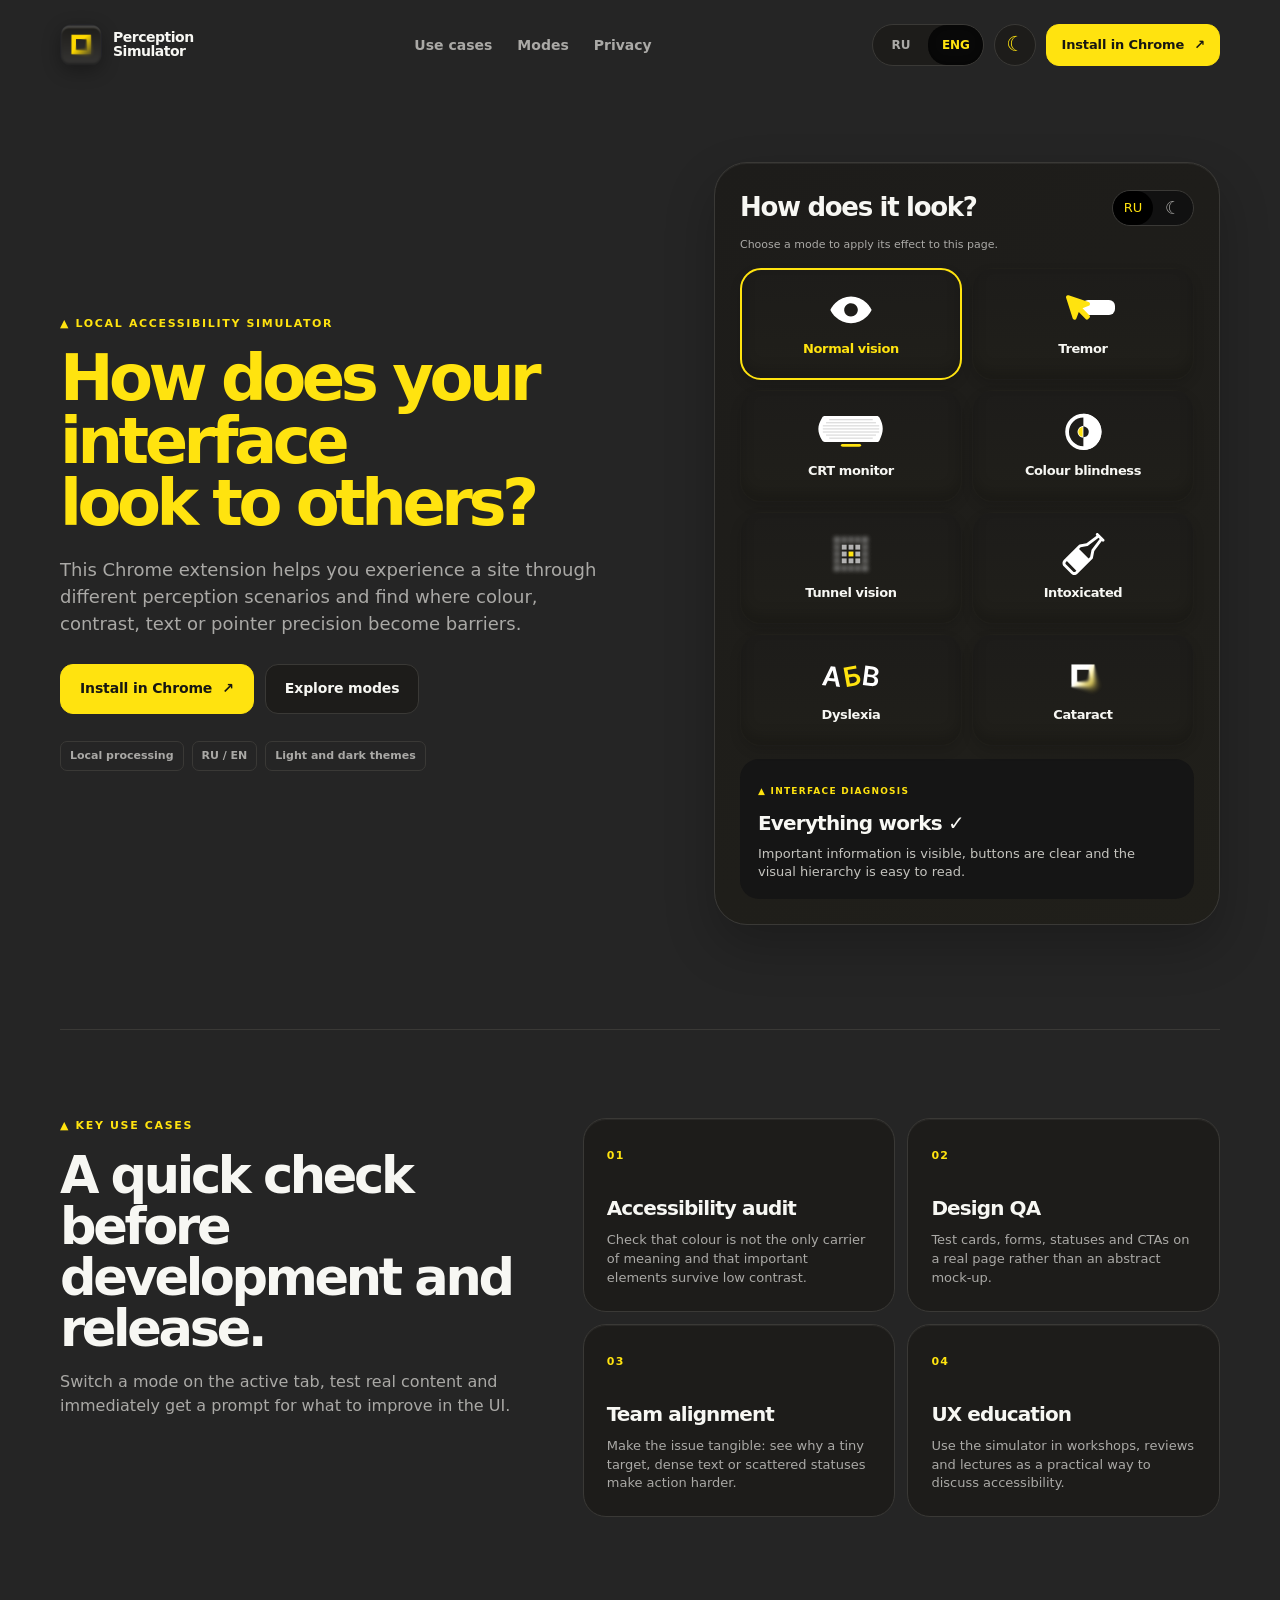
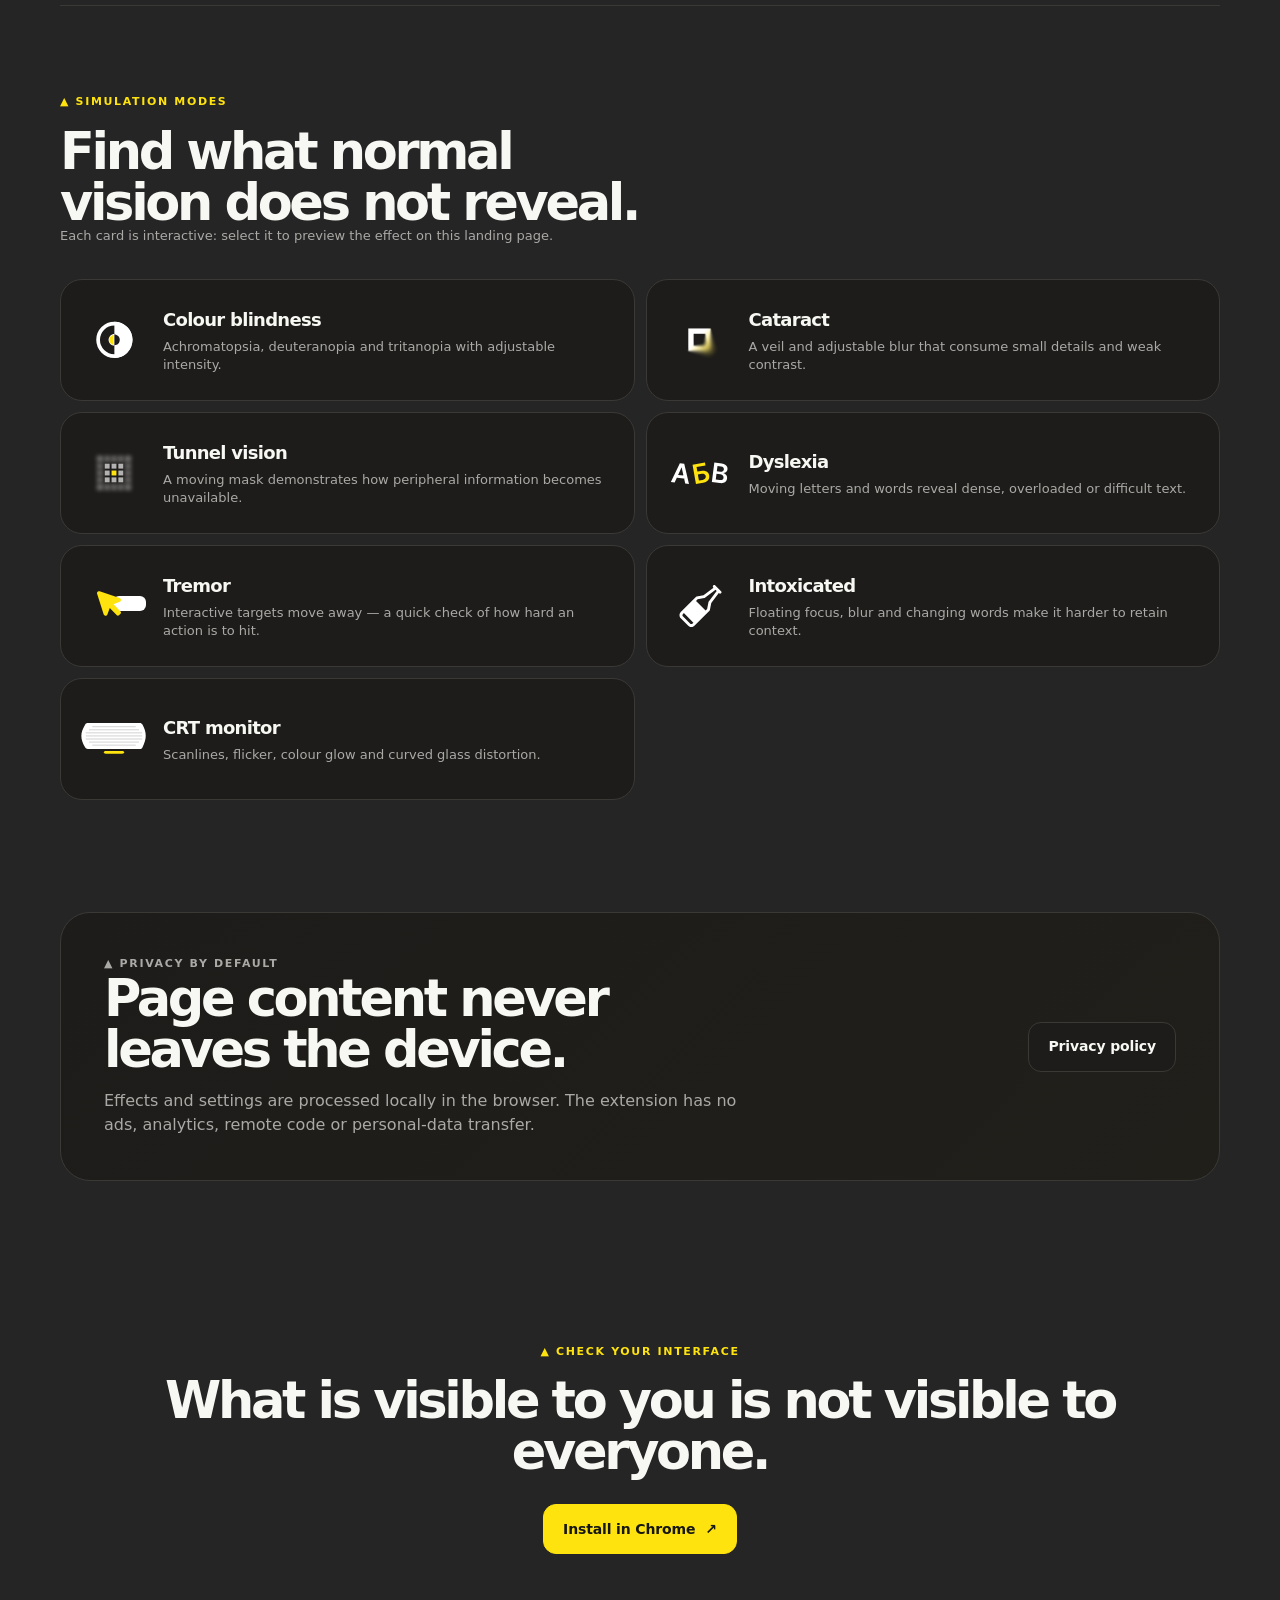
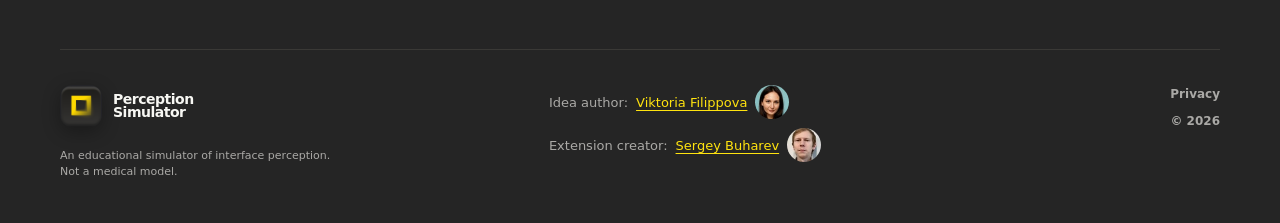
<file: index.html>
<!doctype html>
<html lang="ru">
  <head>
    <meta charset="utf-8">
    <meta name="viewport" content="width=device-width, initial-scale=1">
    <meta name="description" content="Perception Simulator — локальный Chrome-симулятор восприятия для проверки доступности, контраста, текста и интерактивных целей в интерфейсах.">
    <meta name="theme-color" content="#252525">
    <title>Perception Simulator — проверь интерфейс другими глазами</title>
    <link rel="icon" type="image/png" href="assets/logo.png">
    <link rel="apple-touch-icon" href="assets/logo.png">
    <link rel="stylesheet" href="styles.css">
<link rel="icon" type="image/png" sizes="512x512" href="/assets/logo.png">
<link rel="apple-touch-icon" href="/assets/logo.png">
<meta name="theme-color" content="#252525">

<meta name="yandex-verification" content="58c96ced6cbdc28e" />
<meta
  name="description"
  content="Locally test how the active webpage holds up under selected perception simulations."
/>

<link
  rel="canonical"
  href="https://sergeybukharev.github.io/perceptions/"
/>

<!-- Open Graph: превью ссылки в Telegram и других сервисах -->
<meta
  property="og:title"
  content="Perception Simulator — проверка доступности интерфейсов"
/>

<meta
  property="og:description"
  content="Locally test how the active webpage holds up under selected perception simulations."
/>

<meta property="og:type" content="website" />

<meta
  property="og:url"
  content="https://sergeybukharev.github.io/perceptions/"
/>

<meta
  property="og:image"
  content="https://sergeybukharev.github.io/perceptions/1200x630_2.png"
/>

<meta
  property="og:image:secure_url"
  content="https://sergeybukharev.github.io/perceptions/1200x630_2.png"
/>

<meta property="og:image:type" content="image/png" />
<meta property="og:image:width" content="1200" />
<meta property="og:image:height" content="630" />

<meta
  property="og:image:alt"
  content="Perception Simulator browser extension preview"
/>

<meta property="og:site_name" content="Perception Simulator" />
<meta property="og:locale" content="en_US" />

<!-- X / Twitter -->
<meta name="twitter:card" content="summary_large_image" />

<meta
  name="twitter:title"
  content="Perception Simulator — проверка доступности интерфейсов"
/>

<meta
  name="twitter:description"
  content="Locally test how the active webpage holds up under selected perception simulations."
/>

<meta
  name="twitter:image"
  content="https://sergeybukharev.github.io/perceptions/1200x630_2.png"
/>

<meta
  name="twitter:image:alt"
  content="Perception Simulator browser extension preview"
/>


    
  </head>
  <body data-theme="dark">
    <div class="site-content" data-site-mode="normal">
      <header class="header shell">
        <a class="brand" href="./" data-i18n-aria-label="brandAria">
          <img src="assets/logo.png" width="42" height="42" alt="">
          <span>Perception<br>Simulator</span>
        </a>
        <nav class="nav" data-i18n-aria-label="navAria">
          <a href="#use-cases" data-i18n="navCases">Сценарии</a>
          <a href="#modes" data-i18n="navModes">Режимы</a>
          <a href="privacy.html" data-i18n="navPrivacy">Privacy</a>
        </nav>
        <div class="header-actions">
          <div class="language-toggle" role="group" data-i18n-aria-label="languageAria">
            <button type="button" data-language-choice="ru" aria-pressed="true">RU</button>
            <button type="button" data-language-choice="en" aria-pressed="false">ENG</button>
          </div>
          <button id="theme-toggle" class="theme-toggle" type="button" data-i18n-aria-label="themeAria" data-i18n-title="themeAria" title="Переключить тему">☾</button>
          <a class="button button--compact" target="_blank" href="https://chromewebstore.google.com/detail/симулятор-восприятия/dklicickmhdpbjmcmofjhabckcbckejk"><span data-i18n="install">Установить в Chrome</span> <span aria-hidden="true">↗</span></a>
        </div>
      </header>

      <main>
        <section class="hero shell">
          <div class="hero-copy">
            <p class="eyebrow" data-i18n="heroEyebrow">▲ ЛОКАЛЬНЫЙ СИМУЛЯТОР ДОСТУПНОСТИ</p>
            <h1><span data-i18n="heroTitleFirst">Как ваш интерфейс</span><br><span data-i18n="heroTitleAccent">видится другим?</span></h1>
            <p class="lead" data-i18n="heroLead">Расширение для Chrome помогает увидеть сайт через разные сценарии восприятия — и найти места, где цвет, контраст, текст или точность курсора становятся барьером.</p>
            <div class="hero-actions">
              <a class="button" target="_blank" href="https://chromewebstore.google.com/detail/симулятор-восприятия/dklicickmhdpbjmcmofjhabckcbckejk"><span data-i18n="install">Установить в Chrome</span> <span aria-hidden="true">↗</span></a>
              <a class="button button--ghost" href="#modes" data-i18n="viewModes">Посмотреть режимы</a>
            </div>
            <ul class="facts" data-i18n-aria-label="factsAria">
              <li data-i18n="factLocal">Локальная обработка</li>
              <li>RU / EN</li>
              <li data-i18n="factThemes">Светлая и тёмная темы</li>
            </ul>
          </div>

          <section class="popup-preview" data-i18n-aria-label="previewAria">
            <div class="preview-top">
              <p data-i18n="previewTitle">Как это видится?</p>
              <div><span>RU</span><b>☾</b></div>
            </div>
            <p class="preview-note" data-i18n="previewNote">Нажмите на режим — эффект применится к этой странице.</p>
            <div class="preview-grid">
              <button class="preview-mode is-active" type="button" data-filter-control data-mode="normal" aria-pressed="true"><img src="assets/mode-icons/normal.svg" width="66" height="42" alt=""><b data-i18n="modeNormal">Обычное зрение</b></button>
              <button class="preview-mode" type="button" data-filter-control data-mode="tremor" aria-pressed="false"><img src="assets/mode-icons/tremor.svg" width="66" height="42" alt=""><b data-i18n="modeTremor">Тремор</b></button>
              <button class="preview-mode" type="button" data-filter-control data-mode="crt" aria-pressed="false"><img src="assets/mode-icons/crt.svg" width="66" height="42" alt=""><b data-i18n="modeCrt">CRT монитор</b></button>
              <button class="preview-mode" type="button" data-filter-control data-mode="colorblind" aria-pressed="false"><img src="assets/mode-icons/colorblind.svg" width="66" height="42" alt=""><b data-i18n="modeColorblind">Дальтонизм</b></button>
              <button class="preview-mode" type="button" data-filter-control data-mode="tunnel" aria-pressed="false"><img src="assets/mode-icons/tunnel.svg" width="66" height="42" alt=""><b data-i18n="modeTunnel">Туннельное зрение</b></button>
              <button class="preview-mode" type="button" data-filter-control data-mode="drunk" aria-pressed="false"><img src="assets/mode-icons/drunk.svg" width="66" height="42" alt=""><b data-i18n="modeDrunk">Выпивший</b></button>
              <button class="preview-mode" type="button" data-filter-control data-mode="dyslexia" aria-pressed="false"><img src="assets/mode-icons/dyslexia.svg" width="66" height="42" alt=""><b data-i18n="modeDyslexia">Дислексия</b></button>
              <button class="preview-mode" type="button" data-filter-control data-mode="cataract" aria-pressed="false"><img src="assets/mode-icons/cataract.png" width="66" height="42" alt=""><b data-i18n="modeCataract">Катаракта</b></button>
            </div>
            <article class="preview-diagnosis">
              <small data-i18n="diagnosisEyebrow">▲ ДИАГНОЗ ИНТЕРФЕЙСА</small>
              <h2 data-site-diagnosis-title>Всё работает <span>✓</span></h2>
              <p data-site-diagnosis-copy>Важная информация заметна, кнопки понятны, визуальная иерархия читается.</p>
            </article>
          </section>
        </section>

        <section id="use-cases" class="shell section">
          <div class="section-copy">
            <p class="eyebrow" data-i18n="casesEyebrow">▲ ОСНОВНЫЕ СЦЕНАРИИ</p>
            <h2 data-i18n="casesTitle">Быстрая проверка до разработки и релиза.</h2>
            <p data-i18n="casesLead">Переключите режим на открытой вкладке, проверьте реальный контент и сразу получите подсказку, что улучшить в UI.</p>
          </div>
          <div class="use-case-grid">
            <article><span>01</span><h3 data-i18n="case1Title">Аудит доступности</h3><p data-i18n="case1Copy">Проверьте, не несёт ли цвет единственный смысл и не теряются ли важные элементы при слабом контрасте.</p></article>
            <article><span>02</span><h3 data-i18n="case2Title">Дизайн QA</h3><p data-i18n="case2Copy">Тестируйте карточки, формы, статусы и CTA на настоящей странице, а не на абстрактном макете.</p></article>
            <article><span>03</span><h3 data-i18n="case3Title">Обсуждение с командой</h3><p data-i18n="case3Copy">Покажите проблему наглядно: почему мелкая цель, длинный текст или разбросанные статусы мешают действию.</p></article>
            <article><span>04</span><h3 data-i18n="case4Title">Обучение UX</h3><p data-i18n="case4Copy">Используйте симулятор на воркшопах, ревью и лекциях как практический инструмент разговора о доступности.</p></article>
          </div>
        </section>

        <section id="modes" class="shell section modes-section">
          <div class="section-copy section-copy--wide">
            <p class="eyebrow" data-i18n="modesEyebrow">▲ РЕЖИМЫ СИМУЛЯЦИИ</p>
            <h2 data-i18n="modesTitle">Найди то, что не видно при обычном зрении.</h2>
            <p class="mode-list-note" data-i18n="modeListNote">Каждая карточка интерактивна: нажмите, чтобы посмотреть эффект прямо на лендинге.</p>
          </div>
          <div class="mode-list">
            <article role="button" tabindex="0" data-filter-control data-mode="colorblind" aria-pressed="false"><img src="assets/mode-icons/colorblind.svg" width="66" height="42" alt=""><div><h3 data-i18n="modeColorblind">Дальтонизм</h3><p data-i18n="modeColorblindCopy">Ахроматопсия, дейтеранопия и тританопия с регулировкой силы эффекта.</p></div></article>
            <article role="button" tabindex="0" data-filter-control data-mode="cataract" aria-pressed="false"><img src="assets/mode-icons/cataract.png" width="66" height="42" alt=""><div><h3 data-i18n="modeCataract">Катаракта</h3><p data-i18n="modeCataractCopy">Пелена и настраиваемое размытие, которое съедает мелкие детали и слабый контраст.</p></div></article>
            <article role="button" tabindex="0" data-filter-control data-mode="tunnel" aria-pressed="false"><img src="assets/mode-icons/tunnel.svg" width="66" height="42" alt=""><div><h3 data-i18n="modeTunnel">Туннельное зрение</h3><p data-i18n="modeTunnelCopy">Подвижная маска показывает, как периферия перестаёт быть доступной.</p></div></article>
            <article role="button" tabindex="0" data-filter-control data-mode="dyslexia" aria-pressed="false"><img src="assets/mode-icons/dyslexia.svg" width="66" height="42" alt=""><div><h3 data-i18n="modeDyslexia">Дислексия</h3><p data-i18n="modeDyslexiaCopy">Движение букв и слов помогает заметить перегруженный, плотный или сложный текст.</p></div></article>
            <article role="button" tabindex="0" data-filter-control data-mode="tremor" aria-pressed="false"><img src="assets/mode-icons/tremor.svg" width="66" height="42" alt=""><div><h3 data-i18n="modeTremor">Тремор</h3><p data-i18n="modeTremorCopy">Интерактивные цели уклоняются — проверка попадания в действие.</p></div></article>
            <article role="button" tabindex="0" data-filter-control data-mode="drunk" aria-pressed="false"><img src="assets/mode-icons/drunk.svg" width="66" height="42" alt=""><div><h3 data-i18n="modeDrunk">Выпивший</h3><p data-i18n="modeDrunkCopy">Плавающий фокус, размытие и смена слов усложняют удержание контекста.</p></div></article>
            <article role="button" tabindex="0" data-filter-control data-mode="crt" aria-pressed="false"><img src="assets/mode-icons/crt.svg" width="66" height="42" alt=""><div><h3 data-i18n="modeCrt">CRT монитор</h3><p data-i18n="modeCrtCopy">Сканлайны, мерцание, цветовое свечение и искривление стеклянной поверхности.</p></div></article>
          </div>
        </section>

        <section class="privacy-card shell">
          <div>
            <p class="eyebrow">▲ PRIVACY BY DEFAULT</p>
            <h2 data-i18n="privacyTitle">Контент страницы не уходит с устройства.</h2>
            <p data-i18n="privacyCopy">Эффекты и настройки обрабатываются локально в браузере. Расширение не использует рекламу, аналитику, удалённый код или передачу персональных данных.</p>
          </div>
          <a class="button button--ghost" href="privacy.html" data-i18n="privacyLink">Политика конфиденциальности</a>
        </section>

        <section class="final shell">
          <p class="eyebrow" data-i18n="finalEyebrow">▲ ПРОВЕРЬТЕ СВОЙ ИНТЕРФЕЙС</p>
          <h2 data-i18n="finalTitle">То, что видно вам, видно не всем.</h2>
          <a class="button" target="_blank" href="https://chromewebstore.google.com/detail/симулятор-восприятия/dklicickmhdpbjmcmofjhabckcbckejk"><span data-i18n="install">Установить в Chrome</span> <span aria-hidden="true">↗</span></a>
        </section>
      </main>

      <footer class="footer shell">
        <div class="footer-brand">
          <a class="brand" href="./"><img src="assets/logo.png" width="42" height="42" alt=""><span>Perception<br>Simulator</span></a>
          <p data-i18n="footerCopy">Учебный симулятор интерфейсного восприятия. Не является медицинской моделью.</p>
        </div>
        <div class="authors" data-i18n-aria-label="authorsAria">
          <p><span data-i18n="ideaAuthor">Автор идеи:</span> <a href="https://t.me/Kikodoc" target="_blank" rel="noopener noreferrer">Viktoria Filippova</a><img src="assets/author-viktoria.jpg" alt="Viktoria Filippova"></p>
          <p><span data-i18n="extensionAuthor">Создатель расширения:</span> <a href="https://t.me/ultraproduct" target="_blank" rel="noopener noreferrer">Sergey Buharev</a><img src="assets/author-sergey.jpg" alt="Sergey Buharev"></p>
        </div>
        <div class="footer-links"><a href="privacy.html" data-i18n="navPrivacy">Privacy</a><span>© 2026</span></div>
      </footer>
    </div>
    <div id="site-effect-overlay" aria-hidden="true"></div>
    <button id="site-filter-reset" class="site-filter-reset" type="button" hidden data-i18n="disableFilter">Выключить фильтр</button>
    <script src="site.js"></script>
  </body>
</html>
</file>
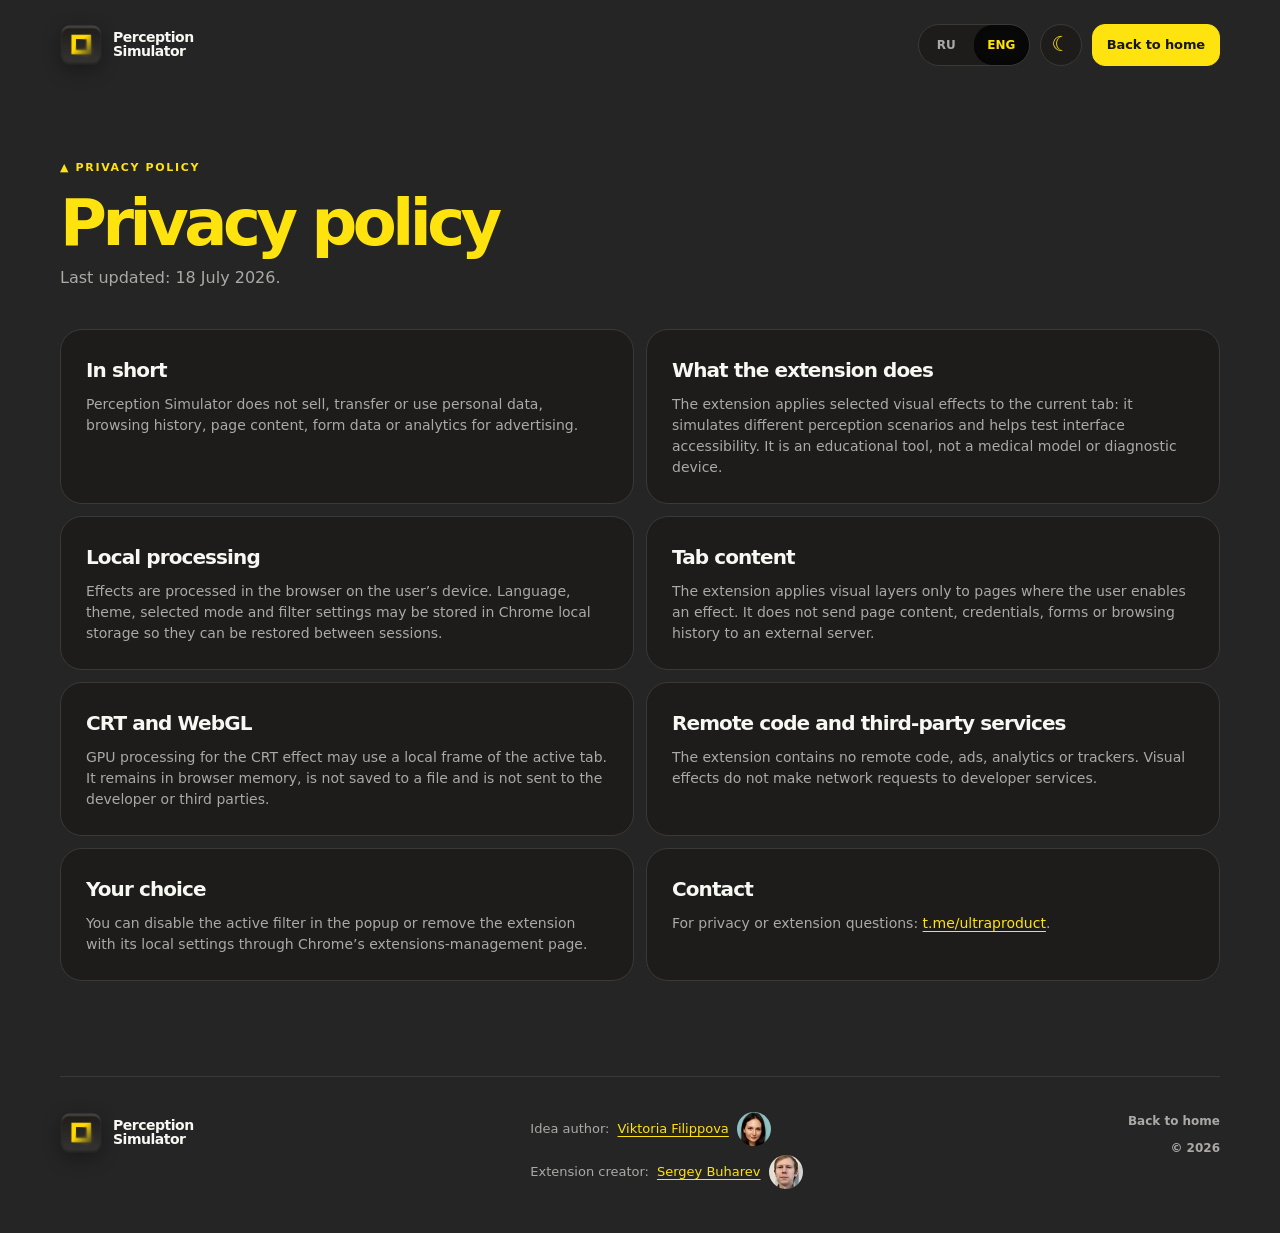
<file: privacy.html>
<!doctype html>
<html lang="ru">
  <head>
    <meta charset="utf-8">
    <meta name="viewport" content="width=device-width, initial-scale=1">
    <meta name="description" content="Политика конфиденциальности Perception Simulator.">
    <meta name="theme-color" content="#252525">
    <title>Политика конфиденциальности — Perception Simulator</title>
    <link rel="icon" type="image/png" href="assets/logo.png">
    <link rel="stylesheet" href="styles.css">
  </head>
  <body data-theme="dark" data-page="privacy">
    <header class="header shell">
      <a class="brand" href="./" data-i18n-aria-label="brandAria"><img src="assets/logo.png" width="42" height="42" alt=""><span>Perception<br>Simulator</span></a>
      <div class="header-actions">
        <div class="language-toggle" role="group" data-i18n-aria-label="languageAria">
          <button type="button" data-language-choice="ru" aria-pressed="true">RU</button>
          <button type="button" data-language-choice="en" aria-pressed="false">ENG</button>
        </div>
        <button id="theme-toggle" class="theme-toggle" type="button" data-i18n-aria-label="themeAria" data-i18n-title="themeAria" title="Переключить тему">☾</button>
        <a class="button button--compact" href="./" data-i18n="home">На главную</a>
      </div>
    </header>
    <main class="shell privacy-page">
      <p class="eyebrow">▲ PRIVACY POLICY</p>
      <h1><span data-i18n="privacyLink">Политика конфиденциальности</span></h1>
      <p class="privacy-lead" data-i18n="privacyUpdate">Последнее обновление: 18 июля 2026 года.</p>
      <div class="policy-grid">
        <section><h2 data-i18n="privacyShortTitle">Коротко</h2><p data-i18n="privacyShortCopy">Perception Simulator не продаёт, не передаёт и не использует для рекламы персональные данные, историю просмотров, содержимое страниц, данные форм или аналитику.</p></section>
        <section><h2 data-i18n="privacyDoesTitle">Что делает расширение</h2><p data-i18n="privacyDoesCopy">Расширение накладывает выбранные визуальные эффекты на текущую вкладку: симулирует разные сценарии восприятия и помогает проверять доступность интерфейсов. Это учебный инструмент, а не медицинская модель и не средство диагностики.</p></section>
        <section><h2 data-i18n="privacyLocalTitle">Локальная обработка</h2><p data-i18n="privacyLocalCopy">Обработка эффектов происходит в браузере на устройстве пользователя. Настройки — язык, тема, выбранный режим и параметры фильтров — могут храниться в локальном хранилище Chrome, чтобы восстанавливаться между запусками.</p></section>
        <section><h2 data-i18n="privacyTabsTitle">Содержимое вкладок</h2><p data-i18n="privacyTabsCopy">Расширение применяет визуальные слои к страницам, на которых пользователь включает эффект. Оно не отправляет содержимое страниц, учётные данные, формы или историю просмотров на внешний сервер.</p></section>
        <section><h2 data-i18n="privacyCrtTitle">CRT и WebGL</h2><p data-i18n="privacyCrtCopy">Для GPU-обработки CRT-эффекта может использоваться локальный кадр активной вкладки. Он остаётся в памяти браузера, не сохраняется в файл и не передаётся разработчику или третьим лицам.</p></section>
        <section><h2 data-i18n="privacyRemoteTitle">Удалённый код и сторонние сервисы</h2><p data-i18n="privacyRemoteCopy">В расширении нет удалённого кода, рекламы, аналитики или трекеров. Для работы визуальных эффектов не выполняются сетевые запросы к сервисам разработчика.</p></section>
        <section><h2 data-i18n="privacyChoiceTitle">Ваш выбор</h2><p data-i18n="privacyChoiceCopy">Вы можете отключить активный фильтр в popup или удалить расширение вместе с его локальными настройками через страницу управления расширениями Chrome.</p></section>
        <section><h2 data-i18n="privacyContactTitle">Контакт</h2><p><span data-i18n="privacyContactPrefix">По вопросам приватности и работы расширения:</span> <a href="https://t.me/ultraproduct" target="_blank" rel="noopener noreferrer">t.me/ultraproduct</a>.</p></section>
      </div>
    </main>
    <footer class="footer shell">
      <div class="footer-brand"><a class="brand" href="./"><img src="assets/logo.png" width="42" height="42" alt=""><span>Perception<br>Simulator</span></a></div>
      <div class="authors" data-i18n-aria-label="authorsAria"><p><span data-i18n="ideaAuthor">Автор идеи:</span> <a href="https://t.me/Kikodoc" target="_blank" rel="noopener noreferrer">Viktoria Filippova</a><img src="assets/author-viktoria.jpg" alt="Viktoria Filippova"></p><p><span data-i18n="extensionAuthor">Создатель расширения:</span> <a href="https://t.me/ultraproduct" target="_blank" rel="noopener noreferrer">Sergey Buharev</a><img src="assets/author-sergey.jpg" alt="Sergey Buharev"></p></div>
      <div class="footer-links"><a href="./" data-i18n="home">На главную</a><span>© 2026</span></div>
    </footer>
    <script src="site.js"></script>
  </body>
</html>
</file>
<file: styles.css>
:root {
  color-scheme: dark;
  --bg: #252525;
  --surface: #1d1c1a;
  --surface-soft: #201f1a;
  --text: #f7f7f3;
  --muted: #aaa9a6;
  --accent: #ffe30f;
  --accent-ink: #171712;
  --line: #3a3936;
  --subtle: rgba(255,255,255,.055);
}

* { box-sizing: border-box; }
html { scroll-behavior: smooth; }
body {
  min-width: 320px; margin: 0; background: var(--bg); color: var(--text);
  font: 16px/1.5 Inter, ui-sans-serif, system-ui, -apple-system, BlinkMacSystemFont, "Segoe UI", sans-serif;
}
body[data-theme="light"] {
  color-scheme: light;
  --bg: #f1f0ed; --surface: #fff; --surface-soft: #f9f8f5; --text: #222; --muted: #666561;
  --accent: #333; --accent-ink: #fff; --line: #d7d5d0; --subtle: rgba(0,0,0,.04);
}
a { color: inherit; text-decoration: none; }
button { font: inherit; }
.shell { width: min(1160px, calc(100% - 48px)); margin-inline: auto; }
.header { min-height: 90px; display: flex; align-items: center; justify-content: space-between; gap: 22px; }
.brand { display: inline-flex; align-items: center; gap: 11px; color: var(--text); font-size: 14px; font-weight: 850; line-height: .98; letter-spacing: -.035em; }
.brand img { width: 42px; height: 42px; border-radius: 12px; box-shadow: 0 5px 18px rgba(0,0,0,.3); }
.nav { display: flex; align-items: center; gap: 25px; color: var(--muted); font-size: 14px; font-weight: 700; }
.nav a:hover, .footer a:hover { color: var(--accent); }
.header-actions { display: flex; align-items: center; gap: 10px; }
.language-toggle {
  display: grid; grid-template-columns: 1fr 1fr; width: 112px; height: 42px; overflow: hidden;
  border: 1px solid var(--line); border-radius: 21px; background: var(--surface);
}
.language-toggle button {
  border: 0; border-radius: 19px; background: transparent; color: var(--muted); font: inherit; font-size: 12px;
  font-weight: 850; cursor: pointer; transition: color .2s ease, background .2s ease, box-shadow .2s ease;
}
.language-toggle button.is-selected { background: #080808; color: var(--accent); box-shadow: inset 0 -2px 6px rgba(0,0,0,.35); }
body[data-theme="light"] .language-toggle button.is-selected { background: #fff; box-shadow: 0 1px 4px rgba(0,0,0,.1); }
.theme-toggle {
  display: grid; width: 42px; height: 42px; place-items: center; padding: 0; border: 1px solid var(--line); border-radius: 50%;
  background: var(--surface); color: var(--accent); font-size: 21px; cursor: pointer;
}
.button {
  display: inline-flex; min-height: 50px; align-items: center; justify-content: center; gap: 10px; padding: 0 19px;
  border: 1px solid var(--accent); border-radius: 13px; background: var(--accent); color: var(--accent-ink);
  font-size: 14px; font-weight: 850; letter-spacing: -.01em; transition: transform .2s ease, box-shadow .2s ease;
}
.button:hover { transform: translateY(-2px); box-shadow: 0 10px 22px rgba(0,0,0,.17); }
.button--compact { min-height: 42px; padding-inline: 14px; font-size: 13px; }
.button--ghost { border-color: var(--line); background: var(--surface); color: var(--text); }
.hero { display: grid; grid-template-columns: minmax(0, .92fr) minmax(450px, .8fr); gap: 72px; align-items: center; padding: 72px 0 104px; }
.eyebrow { margin: 0 0 15px; color: var(--accent); font-size: 11px; font-weight: 900; letter-spacing: .15em; }
h1, h2, h3, p { margin-top: 0; }
h1 { max-width: 650px; margin-bottom: 22px; font-size: clamp(42px, 5vw, 69px); line-height: .97; letter-spacing: -.07em; }
h1 span, .privacy-page h1 span { color: var(--accent); }
.lead { max-width: 560px; margin-bottom: 27px; color: var(--muted); font-size: 18px; line-height: 1.5; }
.hero-actions { display: flex; flex-wrap: wrap; gap: 11px; }
.facts { display: flex; flex-wrap: wrap; gap: 8px; margin: 27px 0 0; padding: 0; list-style: none; }
.facts li { padding: 6px 9px; border: 1px solid var(--line); border-radius: 7px; color: var(--muted); font-size: 11px; font-weight: 750; }
.popup-preview { padding: 25px; border: 1px solid var(--line); border-radius: 33px; background: linear-gradient(145deg, var(--surface) 0%, var(--surface-soft) 100%); box-shadow: 0 22px 50px rgba(0,0,0,.23), inset 0 1px 0 rgba(255,255,255,.06); }
.preview-top { display: flex; align-items: center; justify-content: space-between; gap: 14px; margin-bottom: 19px; }
.preview-top p { margin: 0; font-size: 26px; font-weight: 860; letter-spacing: -.05em; }
.preview-top div { display: flex; overflow: hidden; border: 1px solid var(--line); border-radius: 19px; background: #111; }
.preview-top span, .preview-top b { display: grid; min-width: 40px; height: 34px; place-items: center; font-size: 13px; }
.preview-top span { background: #000; color: var(--accent); border-radius: 17px; }
.preview-top b { color: var(--muted); font-size: 18px; }
.preview-grid { display: grid; grid-template-columns: 1fr 1fr; gap: 10px; }
.preview-note { margin: -8px 0 15px; color: var(--muted); font-size: 11px; line-height: 1.35; }
.preview-mode { display: grid; min-height: 112px; place-items: center; align-content: center; gap: 8px; padding: 10px; border: 1px solid transparent; border-radius: 21px; background: linear-gradient(180deg, var(--surface) 0%, var(--surface-soft) 100%); color: var(--text); box-shadow: 0 5px 12px rgba(0,0,0,.12), inset 0 -8px 13px rgba(0,0,0,.18); font: inherit; text-align: center; cursor: pointer; transition: transform .2s ease, border-color .2s ease, color .2s ease, box-shadow .2s ease; }
.preview-mode img { width: 66px; height: 42px; object-fit: contain; }
.preview-mode b { font-size: 13px; letter-spacing: -.03em; }
.preview-mode.is-active { border: 2px solid var(--accent); color: var(--accent); }
.preview-mode:hover, .preview-mode:focus-visible { transform: translateY(-2px); outline: none; border-color: var(--accent); }
body[data-theme="light"] .preview-mode img { filter: brightness(0); }
body[data-theme="light"] .preview-mode.is-active img { filter: none; }
.preview-diagnosis { margin-top: 13px; padding: 18px; border-radius: 19px; background: #151515; color: #f8f8f4; }
.preview-diagnosis small { color: #ffe30f; font-size: 9px; font-weight: 900; letter-spacing: .14em; }
.preview-diagnosis h2 { margin: 7px 0; font-size: 20px; letter-spacing: -.04em; }
.preview-diagnosis h2 span { color: #ffe30f; }
.preview-diagnosis p { margin: 0; color: #c5c4bf; font-size: 13px; line-height: 1.4; }
.section { display: grid; grid-template-columns: minmax(260px, .72fr) minmax(0, 1fr); gap: 64px; padding: 88px 0; border-top: 1px solid var(--line); }
.section-copy h2, .privacy-card h2, .final h2 { margin-bottom: 16px; font-size: clamp(34px, 4vw, 51px); line-height: 1; letter-spacing: -.065em; }
.section-copy > p:last-child, .privacy-card p { color: var(--muted); }
.use-case-grid { display: grid; grid-template-columns: 1fr 1fr; gap: 12px; }
.use-case-grid article { min-height: 193px; padding: 23px; border: 1px solid var(--line); border-radius: 23px; background: var(--surface); box-shadow: inset 0 1px 0 rgba(255,255,255,.05); }
.use-case-grid span { color: var(--accent); font-size: 11px; font-weight: 900; letter-spacing: .12em; }
.use-case-grid h3 { margin: 27px 0 8px; font-size: 20px; letter-spacing: -.045em; }
.use-case-grid p { margin: 0; color: var(--muted); font-size: 13px; line-height: 1.45; }
.modes-section { display: block; }
.section-copy--wide { max-width: 600px; margin-bottom: 34px; }
.mode-list { display: grid; grid-template-columns: 1fr 1fr; gap: 11px; }
.mode-list-note { margin: -18px 0 22px; color: var(--muted); font-size: 13px; }
.mode-list article { display: flex; align-items: center; gap: 16px; min-height: 122px; padding: 20px; border: 1px solid var(--line); border-radius: 22px; background: var(--surface); cursor: pointer; transition: transform .2s ease, border-color .2s ease, box-shadow .2s ease; }
.mode-list article:hover, .mode-list article:focus-visible { transform: translateY(-2px); border-color: var(--accent); outline: none; box-shadow: 0 11px 24px rgba(0,0,0,.12); }
.mode-list article.is-active { border-color: var(--accent); box-shadow: inset 0 0 0 1px var(--accent); }
.mode-list article img { flex: 0 0 66px; width: 66px; height: 42px; object-fit: contain; }
.mode-list h3 { margin: 0 0 5px; font-size: 18px; letter-spacing: -.04em; }
.mode-list p { margin: 0; color: var(--muted); font-size: 13px; line-height: 1.4; }
body[data-theme="light"] .mode-list img { filter: brightness(0); }
.privacy-card { display: flex; align-items: center; justify-content: space-between; gap: 40px; margin: 24px auto 86px; padding: 43px; border: 1px solid var(--line); border-radius: 30px; background: linear-gradient(135deg, var(--surface), var(--surface-soft)); }
.privacy-card > div { max-width: 670px; }
.privacy-card h2 { margin-bottom: 14px; }
.privacy-card p { margin-bottom: 0; }
.final { padding: 77px 0 95px; text-align: center; }
.final h2 { margin-bottom: 27px; }
.footer { display: grid; grid-template-columns: 1.05fr 1.35fr auto; gap: 25px; align-items: start; padding: 35px 0 44px; border-top: 1px solid var(--line); }
.footer-brand p { max-width: 290px; margin: 14px 0 0; color: var(--muted); font-size: 11px; line-height: 1.4; }
.authors { display: grid; gap: 9px; }
.authors p { display: flex; align-items: center; flex-wrap: wrap; gap: 8px; margin: 0; color: var(--muted); font-size: 13px; }
.authors a { color: var(--accent); text-decoration: underline; text-underline-offset: 3px; }
.authors img { width: 34px; height: 34px; border-radius: 50%; object-fit: cover; }
.footer-links { display: grid; justify-items: end; gap: 9px; color: var(--muted); font-size: 12px; font-weight: 700; }

/* Demonstration effects are isolated to the landing content so the reset stays usable. */
.site-content { min-height: 100vh; transition: filter .45s ease, transform .45s ease; }
.site-content[data-site-mode="colorblind"] { filter: grayscale(1) contrast(.9); }
.site-content[data-site-mode="cataract"] { filter: blur(2.3px) contrast(.78) saturate(.72) sepia(.16) brightness(1.06); }
.site-content[data-site-mode="drunk"] { filter: blur(1.4px) saturate(.76) contrast(.9); animation: site-drunk-drift 4.4s ease-in-out infinite alternate; }
.site-content[data-site-mode="dyslexia"] :is(h1, h2, h3, p, li, .button, .nav a) { animation: site-dyslexia-wobble 1.5s ease-in-out infinite alternate; }
.site-content[data-site-mode="dyslexia"] :is(h1, h2, h3, p, li, .button, .nav a):nth-child(2n) { animation-delay: -.65s; }
.site-content[data-site-mode="dyslexia"] :is(h1, h2, h3, p, li, .button, .nav a):nth-child(3n) { animation-duration: 1.15s; }
.site-content [data-tremor-jolt] { translate: var(--site-tremor-x, 0) var(--site-tremor-y, 0); transition: translate .17s ease-out; }

#site-effect-overlay { position: fixed; z-index: 1000; inset: 0; visibility: hidden; pointer-events: none; opacity: 0; transition: opacity .3s ease; }
#site-effect-overlay[data-mode="tunnel"] { visibility: visible; opacity: 1; background: radial-gradient(circle 145px at var(--site-pointer-x, 50%) var(--site-pointer-y, 50%), rgba(0,0,0,0) 0 72%, rgba(0,0,0,.22) 84%, rgba(0,0,0,.8) 100%); -webkit-backdrop-filter: blur(2px); backdrop-filter: blur(2px); }
#site-effect-overlay[data-mode="drunk"] { visibility: visible; opacity: 1; background: radial-gradient(circle 185px at var(--site-pointer-x, 50%) var(--site-pointer-y, 50%), rgba(10,10,8,0) 0 56%, rgba(14,14,10,.22) 74%, rgba(13,13,10,.58) 100%); -webkit-backdrop-filter: blur(3px) saturate(.78); backdrop-filter: blur(3px) saturate(.78); animation: site-drunk-overlay 7s ease-in-out infinite alternate; }
#site-effect-overlay[data-mode="crt"] { visibility: visible; opacity: .68; background: repeating-linear-gradient(to bottom, rgba(255,255,255,.08) 0 1px, rgba(0,0,0,.15) 1px 3px), radial-gradient(ellipse at center, transparent 42%, rgba(0,0,0,.58) 100%); box-shadow: inset 0 0 9vw rgba(0,0,0,.64); mix-blend-mode: multiply; animation: site-crt-flicker .16s steps(2, end) infinite; }
.site-filter-reset { position: fixed; z-index: 1100; right: 24px; bottom: 24px; min-height: 52px; padding: 0 22px; border: 1px solid #ffe30f; border-radius: 15px; background: #ffe30f; color: #171712; box-shadow: 0 10px 30px rgba(0,0,0,.27); font: 850 15px/1 Inter, ui-sans-serif, system-ui, sans-serif; cursor: pointer; transition: transform .2s ease, box-shadow .2s ease; }
.site-filter-reset:hover, .site-filter-reset:focus-visible { transform: translateY(-2px); box-shadow: 0 14px 34px rgba(0,0,0,.35); outline: none; }
body[data-theme="light"] .site-filter-reset { border-color: #333; background: #333; color: #fff; }

@keyframes site-drunk-drift { from { transform: translate3d(-3px, 1px, 0) rotate(-.08deg); } to { transform: translate3d(4px, -2px, 0) rotate(.08deg); } }
@keyframes site-drunk-overlay { from { -webkit-backdrop-filter: blur(1px) saturate(.82); backdrop-filter: blur(1px) saturate(.82); } to { -webkit-backdrop-filter: blur(8px) saturate(.66); backdrop-filter: blur(8px) saturate(.66); } }
@keyframes site-dyslexia-wobble { from { transform: translate(0, 0) rotate(0); } to { transform: translate(1px, -1px) rotate(.28deg); } }
@keyframes site-crt-flicker { from { opacity: .64; } to { opacity: .72; } }

@media (prefers-reduced-motion: reduce) {
  .site-content, .site-content[data-site-mode="drunk"], .site-content[data-site-mode="dyslexia"] :is(h1, h2, h3, p, li, .button, .nav a), #site-effect-overlay { animation: none; transition: none; }
}
.privacy-page { padding: 70px 0 95px; }
.privacy-page h1 { margin-bottom: 12px; }
.privacy-lead { color: var(--muted); }
.policy-grid { display: grid; grid-template-columns: 1fr 1fr; gap: 12px; margin-top: 39px; }
.policy-grid section { padding: 25px; border: 1px solid var(--line); border-radius: 22px; background: var(--surface); }
.policy-grid h2 { margin-bottom: 9px; font-size: 20px; letter-spacing: -.045em; }
.policy-grid p { margin: 0; color: var(--muted); font-size: 14px; }
.policy-grid a { color: var(--accent); text-decoration: underline; text-underline-offset: 3px; }
@media (max-width: 850px) {
  .header { flex-wrap: wrap; padding: 18px 0; }
  .nav { order: 3; width: 100%; justify-content: space-between; }
  .hero, .section { grid-template-columns: 1fr; gap: 38px; }
  .hero { padding-top: 42px; }
  .popup-preview { max-width: 560px; width: 100%; margin-inline: auto; }
  .privacy-card { align-items: flex-start; flex-direction: column; }
  .footer { grid-template-columns: 1fr; }
  .footer-links { justify-items: start; }
}
@media (max-width: 570px) {
  .shell { width: min(100% - 30px, 1160px); }
  .nav { font-size: 12px; gap: 10px; }
  .button--compact { display: none; }
  .hero { padding-bottom: 68px; }
  h1 { font-size: 45px; }
  .lead { font-size: 16px; }
  .popup-preview { padding: 16px; border-radius: 25px; }
  .preview-top p { font-size: 21px; }
  .preview-mode { min-height: 96px; border-radius: 17px; }
  .preview-mode b { font-size: 11px; }
  .language-toggle { width: 100px; }
  .site-filter-reset { right: 15px; bottom: 15px; min-height: 48px; padding-inline: 17px; }
  .use-case-grid, .mode-list, .policy-grid { grid-template-columns: 1fr; }
  .section { padding: 62px 0; }
  .privacy-card { margin-bottom: 62px; padding: 27px; }
}
</file>
